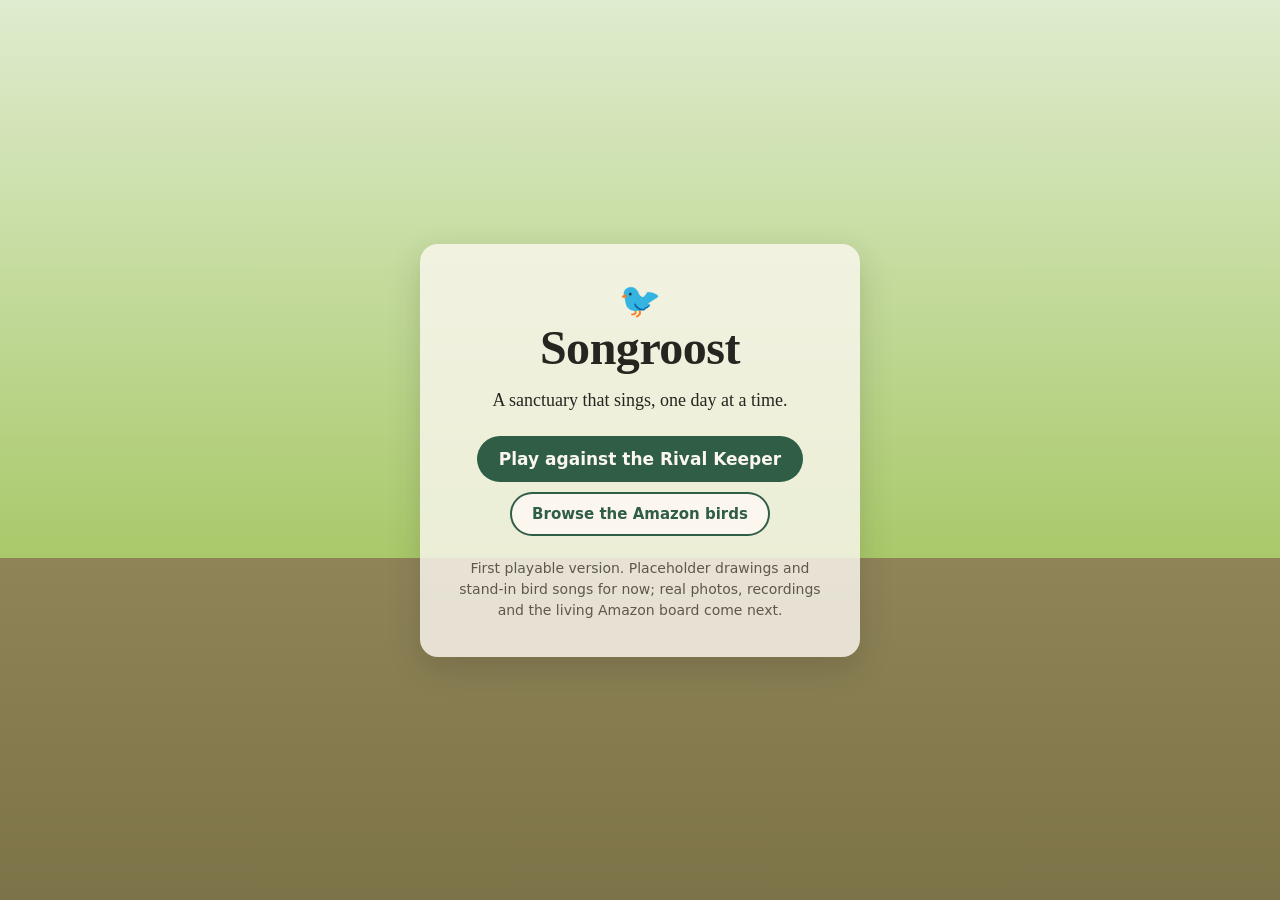
<file: index.html>
<!DOCTYPE html>
<html lang="en">
<head>
<meta charset="utf-8">
<meta name="viewport" content="width=device-width, initial-scale=1">
<title>Songroost</title>
<meta name="description" content="Songroost — a relaxing bird-collecting game.">
<style>
  :root { color-scheme: light; }
  * { box-sizing: border-box; }
  body {
    margin: 0; min-height: 100vh; display: flex; align-items: center; justify-content: center;
    font-family: Georgia, "Times New Roman", serif; color: #27251f;
    background: linear-gradient(180deg, #dfeccf 0%, #a9c96a 62%, #8f8458 62%, #7d7348 100%);
  }
  main {
    margin: 24px; padding: 36px 32px; max-width: 440px; text-align: center;
    background: rgba(251, 247, 238, .82); border-radius: 18px;
    box-shadow: 0 12px 32px rgba(39, 37, 31, .18);
  }
  h1 { margin: 0; font-size: 48px; font-weight: 600; letter-spacing: -.01em; }
  p { margin: 12px 0 0; font-size: 18px; line-height: 1.5; }
  .soon { margin-top: 22px; font-family: system-ui, sans-serif; font-size: 14px; color: #5e584c; }
  .btns { display: flex; flex-direction: column; align-items: center; gap: 10px; margin-top: 22px; }
  .btn { display: inline-block; min-width: 230px; padding: 13px 22px; border-radius: 26px; background: #2f5d46; color: #fbf7ee; font-family: system-ui, sans-serif; font-size: 17px; font-weight: 700; text-decoration: none; }
  .btn.alt { background: #fbf7ee; color: #2f5d46; box-shadow: inset 0 0 0 2px #2f5d46; font-size: 15px; }
  .btn:focus-visible { outline: 3px solid #3d7cc4; outline-offset: 3px; }
  .bird { font-size: 34px; display: inline-block; animation: hop 2.4s ease-in-out infinite; }
  @keyframes hop { 0%, 100% { transform: translateY(0); } 50% { transform: translateY(-6px); } }
  @media (prefers-reduced-motion: reduce) { .bird { animation: none; } }
</style>
</head>
<body>
<main>
  <div class="bird" aria-hidden="true">&#x1F426;</div>
  <h1>Songroost</h1>
  <p>A sanctuary that sings, one day at a time.</p>
  <div class="btns">
    <a class="btn" href="play.html">Play against the Rival Keeper</a>
    <a class="btn alt" href="birds.html">Browse the Amazon birds</a>
  </div>
  <p class="soon">First playable version. Placeholder drawings and stand-in bird songs for now; real photos, recordings and the living Amazon board come next.</p>
</main>
</body>
</html>
</file>
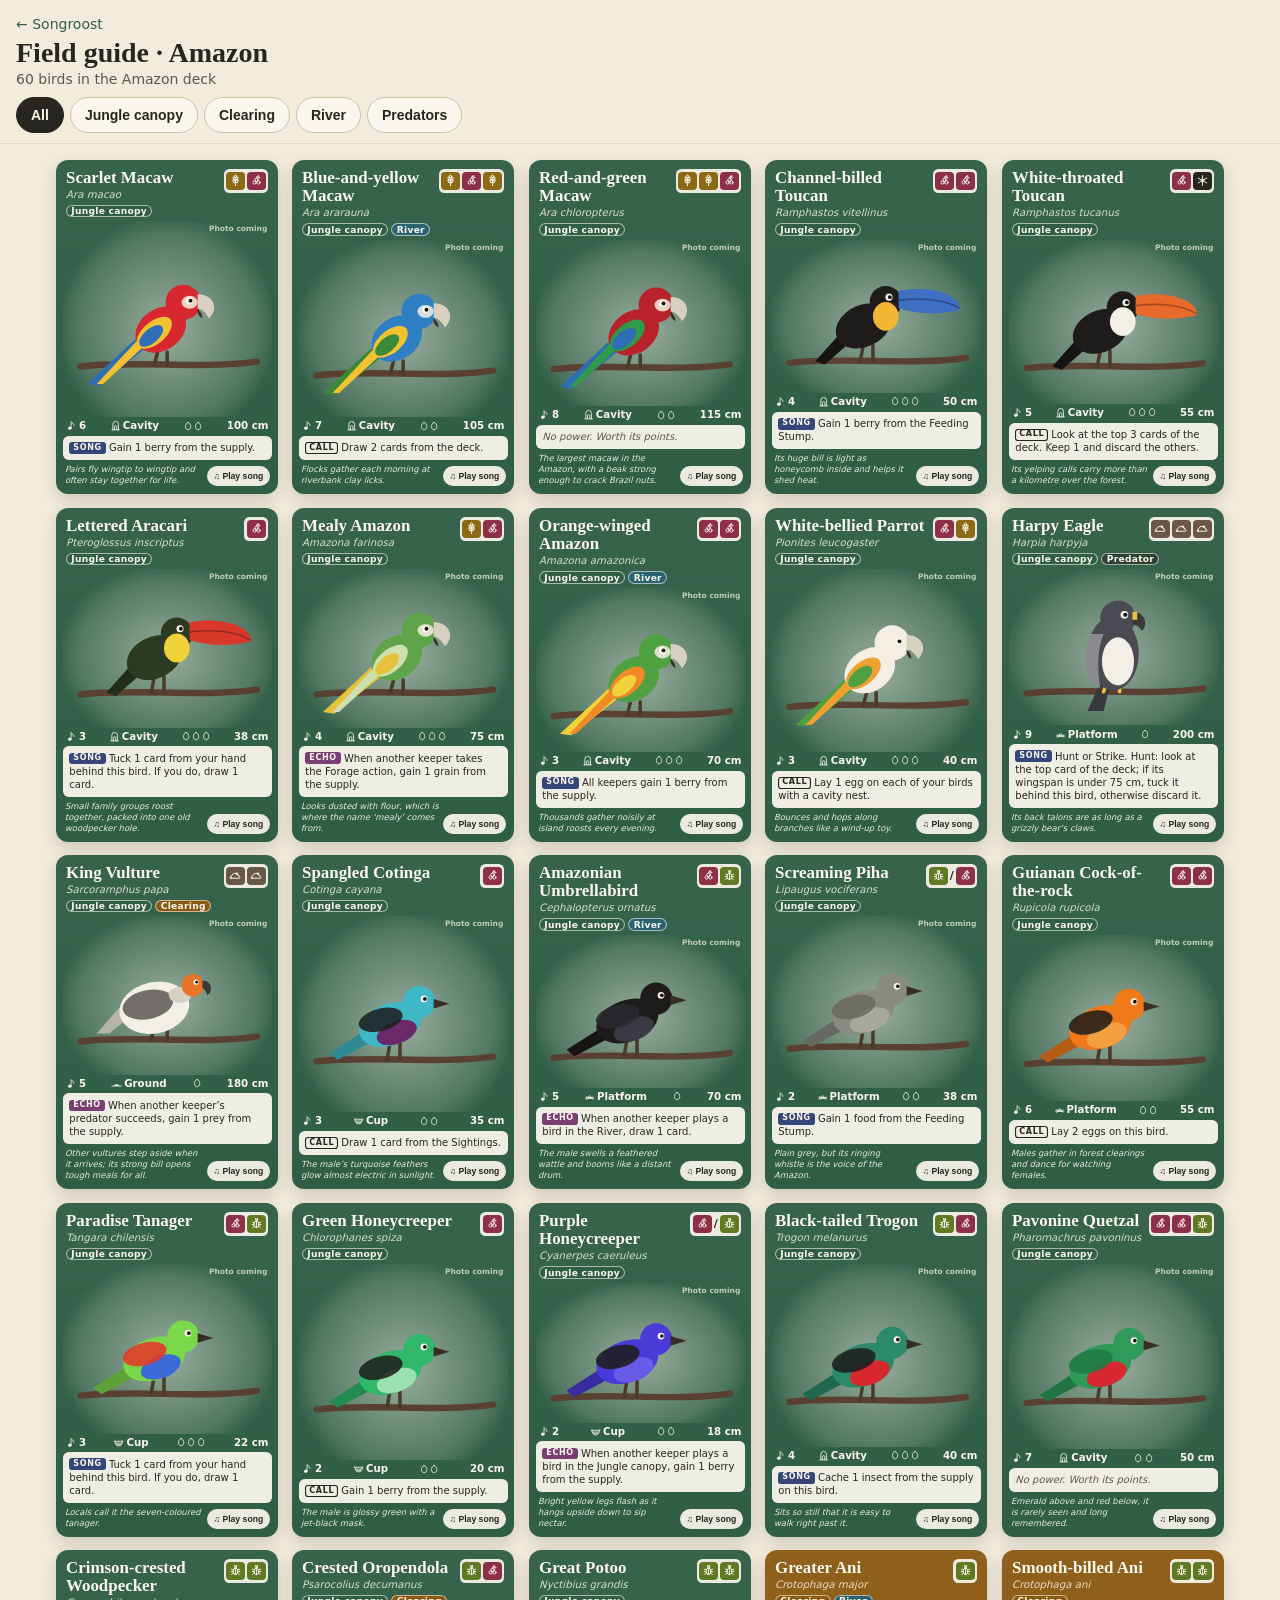
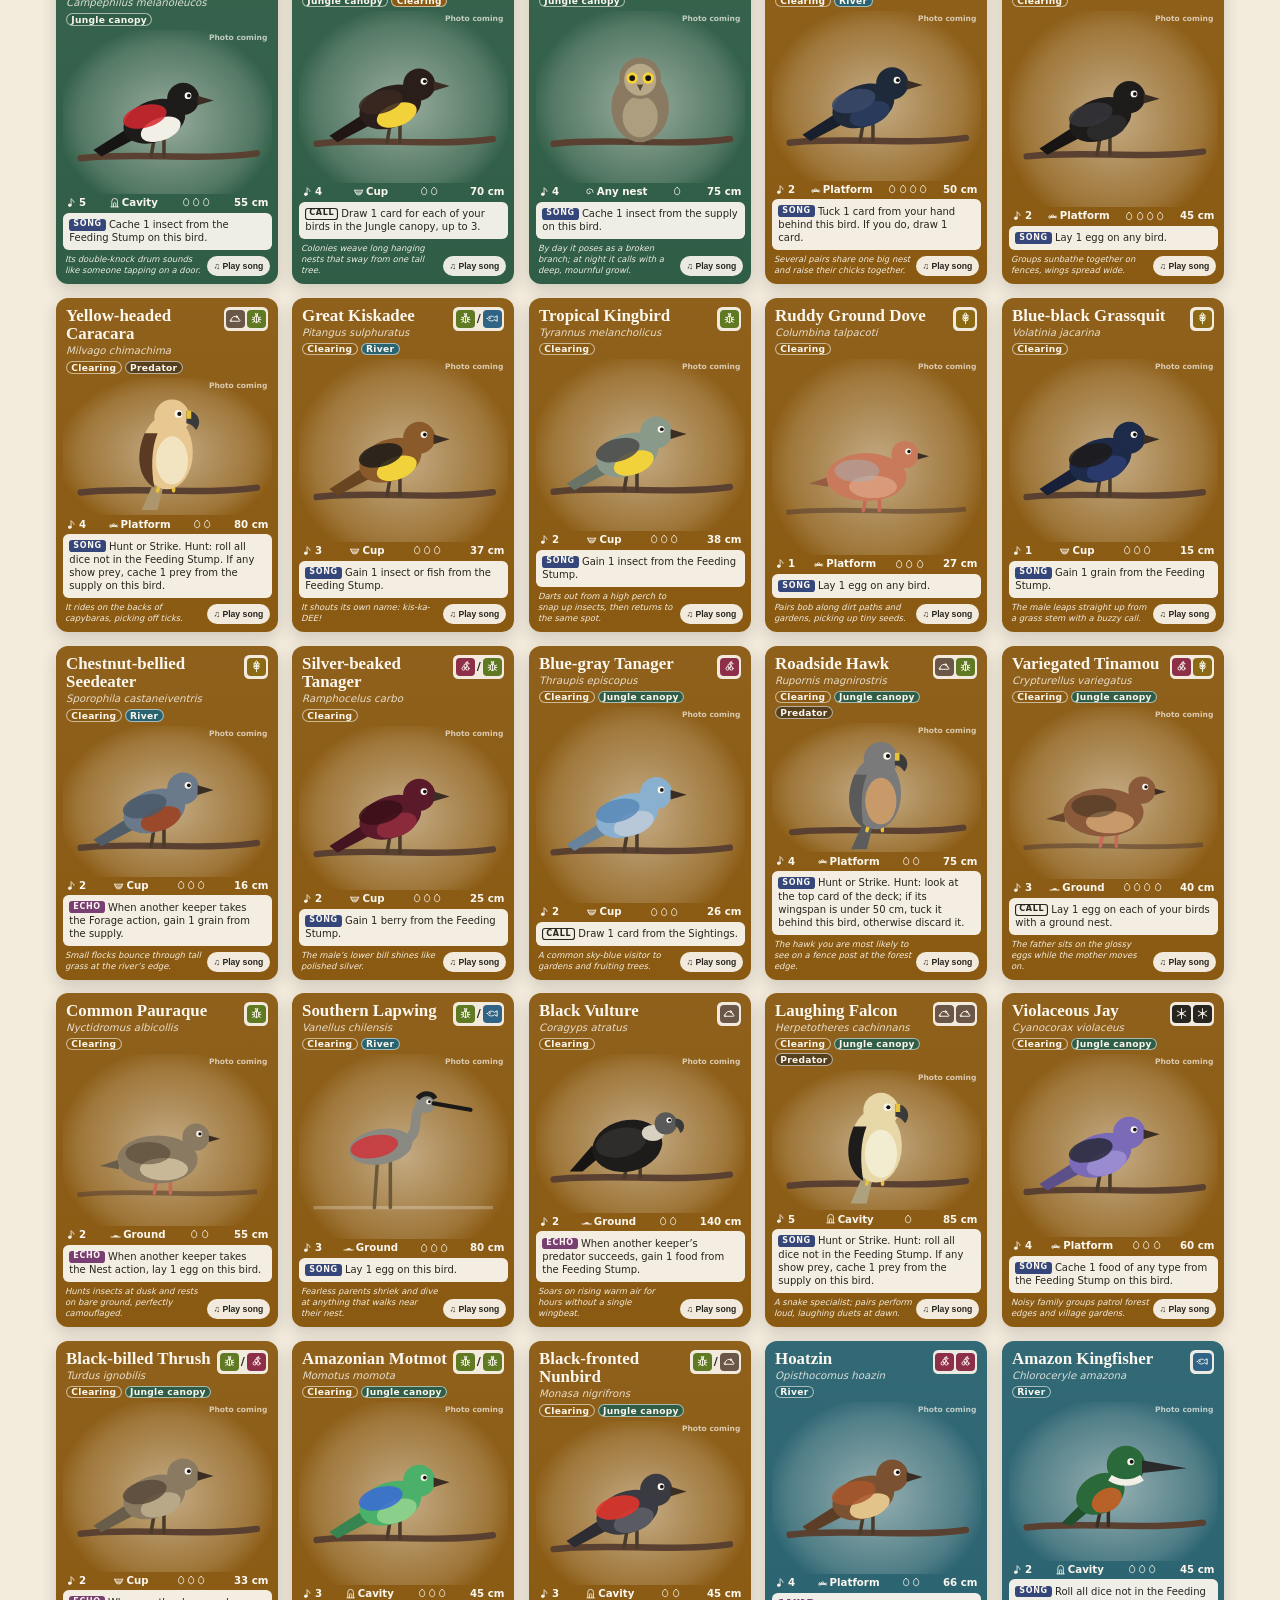
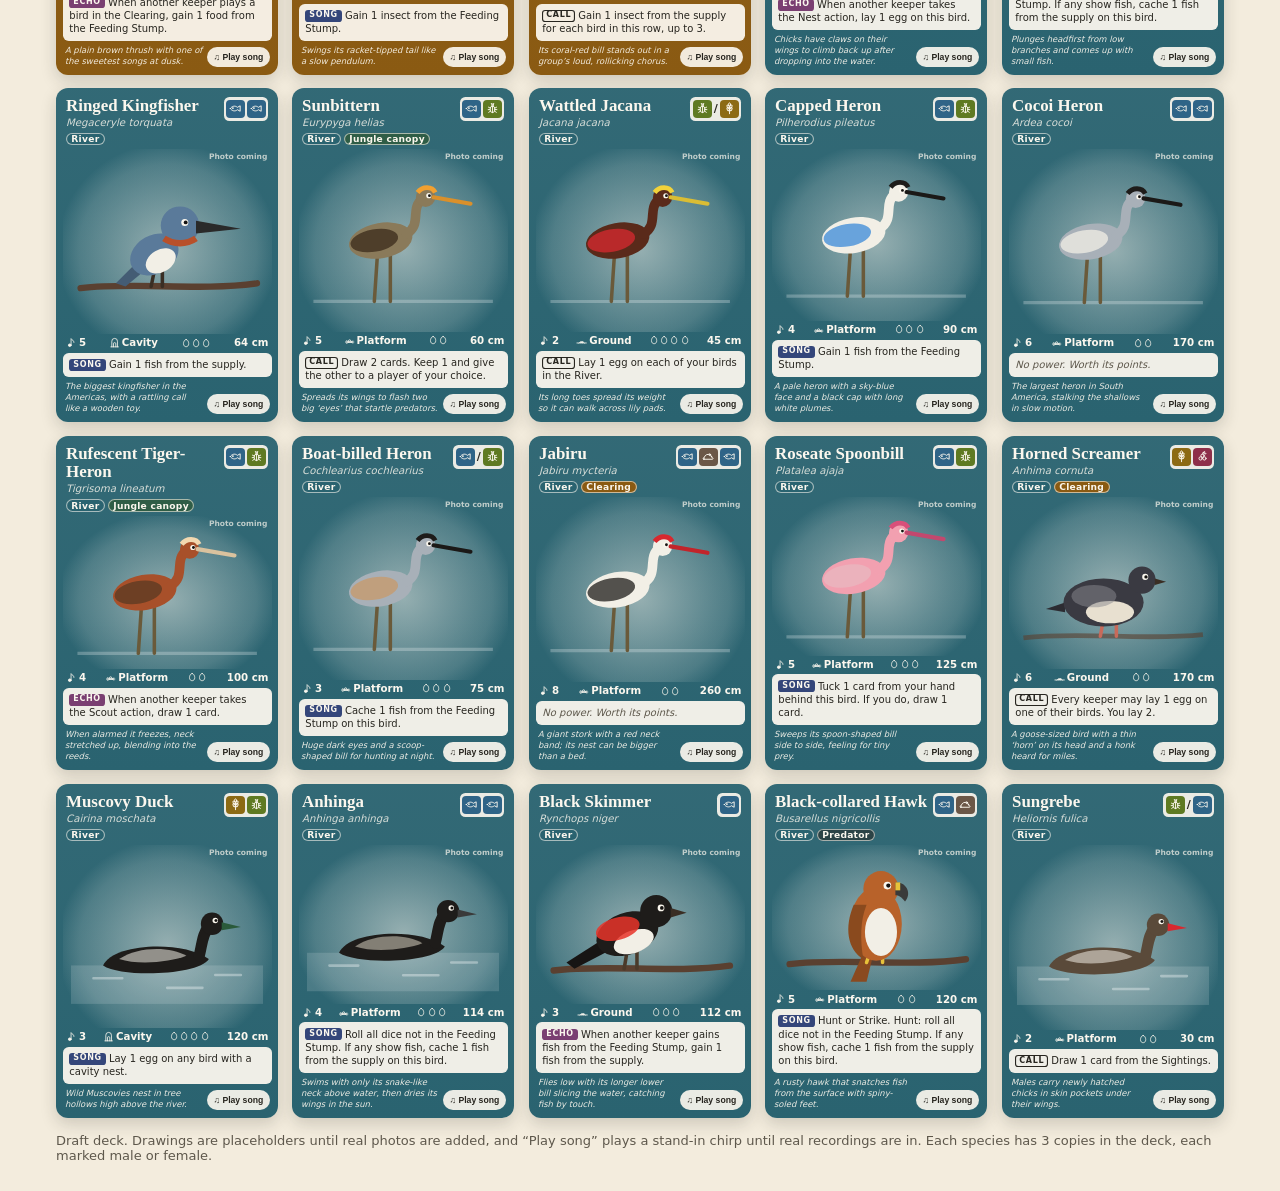
<file: birds.html>
<!DOCTYPE html>
<html lang="en">
<head>
<meta charset="utf-8">
<meta name="viewport" content="width=device-width, initial-scale=1">
<title>Field guide · Songroost</title>
<style>
  * { box-sizing: border-box; }
  body { margin: 0; font-family: system-ui, -apple-system, "Segoe UI", sans-serif; color: #27251f; background: #f3ecdd; }
  .top { position: sticky; top: 0; z-index: 2; padding: 14px 16px 10px; background: rgba(243,236,221,.94); backdrop-filter: blur(8px); -webkit-backdrop-filter: blur(8px); border-bottom: 1px solid #e2d8c4; }
  .top a { color: #2f5d46; font-size: 14px; text-decoration: none; }
  h1 { margin: 4px 0 2px; font-family: Georgia, "Times New Roman", serif; font-size: 28px; font-weight: 600; }
  .sub { margin: 0; font-size: 14px; color: #5e584c; }
  .filters { display: flex; flex-wrap: wrap; gap: 6px; margin-top: 10px; }
  .filters button { min-height: 36px; padding: 0 14px; border-radius: 18px; border: 1px solid #cdbfa3; background: #fbf7ee; color: #27251f; font-size: 14px; font-weight: 600; cursor: pointer; }
  .filters button[aria-pressed="true"] { background: #27251f; border-color: #27251f; color: #fbf7ee; }
  .grid { display: grid; grid-template-columns: repeat(auto-fill, minmax(165px, 1fr)); gap: 14px; padding: 16px; max-width: 1200px; margin: 0 auto; }
  @media (min-width: 700px) { .grid { grid-template-columns: repeat(auto-fill, minmax(220px, 1fr)); } }

  .card { container-type: inline-size; aspect-ratio: 2 / 3; display: flex; flex-direction: column; border-radius: 12px; overflow: hidden; color: #fbf7ee;
          background: linear-gradient(180deg, color-mix(in srgb, var(--h) 96%, white) 0%, var(--h) 100%); box-shadow: 0 6px 16px rgba(39,37,31,.18); }
  .card header { display: flex; justify-content: space-between; align-items: flex-start; gap: 2cqw; padding: 4cqw 4.5cqw 0; }
  .card h3 { margin: 0; font-family: Georgia, "Times New Roman", serif; font-size: 7.6cqw; line-height: 1.1; font-weight: 600; }
  .sci { margin: .6cqw 0 0; font-size: 4.6cqw; font-style: italic; opacity: .82; }
  .cost { display: flex; align-items: center; gap: 1cqw; padding: 1.2cqw; border-radius: 2.4cqw; background: rgba(251,247,238,.92); flex: none; }
  .fc { width: 8.4cqw; height: 8.4cqw; border-radius: 1.8cqw; display: inline-flex; align-items: center; justify-content: center; }
  .or { color: #27251f; font-weight: 700; font-size: 5cqw; }
  .habs { display: flex; flex-wrap: wrap; gap: 1.4cqw; padding: 2.2cqw 4.5cqw 0; }
  .hp { padding: .6cqw 2.4cqw; border-radius: 3cqw; font-size: 4.1cqw; font-weight: 700; letter-spacing: .03em; box-shadow: inset 0 0 0 .5cqw rgba(251,247,238,.6); }
  .hp.pred { background: rgba(39,37,31,.55); }
  .pic { position: relative; flex: 1 1 auto; min-height: 0; margin: 1.6cqw 3cqw 0; border-radius: 3cqw;
         background: radial-gradient(ellipse at 50% 55%, rgba(251,247,238,.5) 0%, rgba(251,247,238,.16) 60%, rgba(251,247,238,0) 75%); }
  .pic svg { position: absolute; inset: 4% 4% 0; width: 92%; height: 96%; }
  .ph { position: absolute; right: 2cqw; top: 1.6cqw; font-size: 3.4cqw; font-weight: 600; opacity: .7; }
  .stats { display: flex; align-items: center; justify-content: space-between; gap: 2cqw; padding: 1.4cqw 4.5cqw 0; font-size: 4.6cqw; font-weight: 700; }
  .stats span { display: inline-flex; align-items: center; gap: .8cqw; }
  .eggs { gap: 0 !important; }
  .power { margin: 2cqw 3cqw 0; padding: 2.4cqw 3cqw; border-radius: 2.6cqw; background: rgba(251,247,238,.94); color: #27251f; font-size: 4.5cqw; line-height: 1.32; }
  .tg { display: inline-block; padding: .3cqw 1.8cqw; border-radius: 1.4cqw; color: #fbf7ee; font-size: 3.6cqw; font-weight: 800; letter-spacing: .08em; vertical-align: .2em; }
  .tg.call { color: #27251f; box-shadow: inset 0 0 0 .5cqw #27251f; }
  .nopw { font-style: italic; color: #5e584c; }
  .card footer { display: flex; align-items: flex-end; justify-content: space-between; gap: 2cqw; padding: 2cqw 4cqw 3.4cqw; }
  .fact { margin: 0; font-size: 3.8cqw; line-height: 1.3; font-style: italic; opacity: .92; }
  .song { flex: none; min-height: 9cqw; padding: 0 2.8cqw; border-radius: 4.5cqw; border: 0; background: rgba(251,247,238,.92); color: #27251f; font-size: 3.9cqw; font-weight: 700; cursor: pointer; white-space: nowrap; }
  .song:focus-visible, .filters button:focus-visible { outline: 3px solid #3d7cc4; outline-offset: 2px; }
  .note { max-width: 1200px; margin: 0 auto; padding: 0 16px 28px; font-size: 13px; color: #5e584c; }
</style>
</head>
<body>
<div class="top">
  <a href="./">&larr; Songroost</a>
  <h1>Field guide · Amazon</h1>
  <p class="sub" id="count"></p>
  <div class="filters" role="group" aria-label="Show birds by habitat">
    <button type="button" data-f="all" aria-pressed="true">All</button>
    <button type="button" data-f="canopy" aria-pressed="false">Jungle canopy</button>
    <button type="button" data-f="meadow" aria-pressed="false">Clearing</button>
    <button type="button" data-f="shore" aria-pressed="false">River</button>
    <button type="button" data-f="pred" aria-pressed="false">Predators</button>
  </div>
</div>
<main class="grid" id="grid"></main>
<p class="note">Draft deck. Drawings are placeholders until real photos are added, and “Play song” plays a stand-in chirp until real recordings are in. Each species has 3 copies in the deck, each marked male or female.</p>
<script src="js/birds.js"></script>
<script src="js/cards.js"></script>
<script>
(function () {
  var birds = window.SONGROOST_BIRDS, grid = document.getElementById('grid'), count = document.getElementById('count');
  function show(f) {
    var list = birds.filter(function (b) { return f === 'all' || (f === 'pred' ? b.pred : b.hab.indexOf(f) >= 0); });
    grid.innerHTML = list.map(SongroostArt.cardHTML).join('');
    count.textContent = list.length + (list.length === 1 ? ' bird' : ' birds') + (f === 'all' ? ' in the Amazon deck' : '');
  }
  document.querySelectorAll('.filters button').forEach(function (btn) {
    btn.addEventListener('click', function () {
      document.querySelectorAll('.filters button').forEach(function (o) { o.setAttribute('aria-pressed', o === btn ? 'true' : 'false'); });
      show(btn.dataset.f);
    });
  });
  // Stand-in song: a short, soft synthesized phrase that differs per bird.
  var ac = null;
  function chirp(id) {
    var A = window.AudioContext || window.webkitAudioContext; if (!A) return;
    ac = ac || new A(); if (ac.state === 'suspended') ac.resume();
    var h = 0; for (var i = 0; i < id.length; i++) h = (h * 31 + id.charCodeAt(i)) >>> 0;
    var base = 1400 + (h % 1800), notes = 3 + (h % 4), t = ac.currentTime + .03;
    for (var n = 0; n < notes; n++) {
      var o = ac.createOscillator(), g = ac.createGain(), f = base * (1 + ((h >> n) % 5) * .08), d = .09 + ((h >> (n + 3)) % 4) * .03;
      o.type = 'sine'; o.frequency.setValueAtTime(f, t); o.frequency.exponentialRampToValueAtTime(f * (n % 2 ? .78 : 1.22), t + d);
      g.gain.setValueAtTime(0, t); g.gain.linearRampToValueAtTime(.12, t + .015); g.gain.exponentialRampToValueAtTime(.0008, t + d);
      o.connect(g); g.connect(ac.destination); o.start(t); o.stop(t + d + .02); t += d + .05;
    }
  }
  grid.addEventListener('click', function (e) { var b = e.target.closest('.song'); if (b) chirp(b.dataset.song); });
  show('all');
})();
</script>
</body>
</html>
</file>
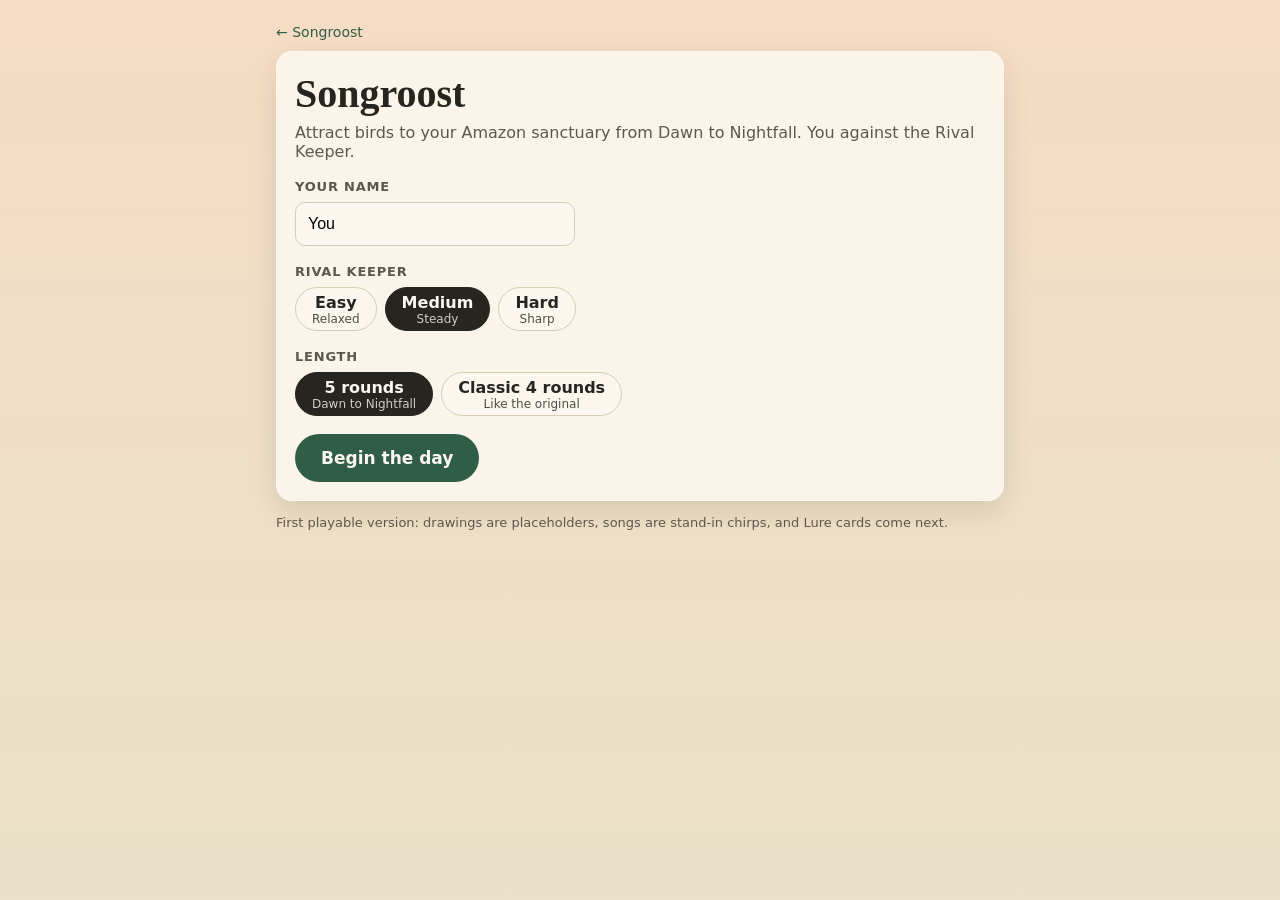
<file: play.html>
<!DOCTYPE html>
<html lang="en">
<head>
<meta charset="utf-8">
<meta name="viewport" content="width=device-width, initial-scale=1, viewport-fit=cover">
<title>Play · Songroost</title>
<link rel="stylesheet" href="css/play.css">
</head>
<body class="tod-0">
<div id="app"></div>
<div id="toast" role="status" aria-live="polite"></div>
<div id="zoom" hidden></div>
<script src="js/birds.js"></script>
<script src="js/cards.js"></script>
<script src="js/engine.js"></script>
<script src="js/ai.js"></script>
<script src="js/scene.js"></script>
<script src="js/play.js"></script>
</body>
</html>
</file>
<file: css/play.css>
/* Songroost — play screen */
* { box-sizing: border-box; }
:root { --ink: #27251f; --muted: #5e584c; --paper: #f3ecdd; --raised: #fbf7ee; --line: #d9ccb2;
  --canopy: #2f5d46; --meadow: #8a5a12; --shore: #2a6370; --blue: #3d7cc4; --clay: #b0664d; --song: #34467a; --echo: #7a3f72; }
html, body { margin: 0; }
body { font-family: system-ui, -apple-system, "Segoe UI", sans-serif; color: var(--ink); min-height: 100vh; transition: background 3s ease;
  background: linear-gradient(180deg, var(--sky1) 0%, var(--sky2) 100%) fixed; padding-bottom: env(safe-area-inset-bottom); }
body.tod-0 { --sky1: #f6dcc4; --sky2: #e9e2c8; }
body.tod-1 { --sky1: #e3efd8; --sky2: #efe9d6; }
body.tod-2 { --sky1: #f4f0dc; --sky2: #ece3c6; }
body.tod-3 { --sky1: #f0c6a4; --sky2: #d9c3a6; }
body.tod-4 { --sky1: #6b7a9e; --sky2: #3e4a6a; }
body.tod-4 .night-ink { color: #f3ecdd; }
button { font: inherit; color: inherit; }
button:focus-visible, [tabindex]:focus-visible { outline: 3px solid var(--blue); outline-offset: 2px; }
.serif { font-family: Georgia, "Times New Roman", serif; }

/* ---- screens ---- */
.screen { max-width: 760px; margin: 0 auto; padding: 22px 16px 120px; }
.panel { background: rgba(251,247,238,.9); border: 1px solid rgba(255,255,255,.6); border-radius: 16px; padding: 18px; box-shadow: 0 10px 28px rgba(39,37,31,.12); }
h1.title { margin: 0; font-family: Georgia, serif; font-size: 40px; font-weight: 600; }
.lede { margin: 6px 0 0; color: var(--muted); font-size: 16px; }
.field { margin-top: 18px; }
.field > .lbl { display: block; font-size: 13px; font-weight: 700; letter-spacing: .06em; text-transform: uppercase; color: var(--muted); margin-bottom: 8px; }
.seg { display: flex; flex-wrap: wrap; gap: 8px; }
.seg button { min-height: 44px; padding: 0 16px; border-radius: 22px; border: 1px solid var(--line); background: var(--raised); font-weight: 600; cursor: pointer; }
.seg button[aria-pressed="true"] { background: var(--ink); border-color: var(--ink); color: var(--raised); }
.seg small { display: block; font-weight: 400; font-size: 12px; opacity: .8; }
input.txt { min-height: 44px; width: 100%; max-width: 280px; padding: 0 12px; border-radius: 10px; border: 1px solid var(--line); background: var(--raised); font-size: 16px; }
.primary { min-height: 48px; padding: 0 26px; border-radius: 24px; border: 0; background: var(--canopy); color: var(--raised); font-size: 17px; font-weight: 700; cursor: pointer; }
.primary[disabled] { opacity: .45; cursor: default; }
.ghost { min-height: 40px; padding: 0 14px; border-radius: 20px; border: 1px solid var(--line); background: var(--raised); font-weight: 600; cursor: pointer; }
.back { color: var(--canopy); text-decoration: none; font-size: 14px; }

/* ---- keep your birds ---- */
.keepgrid { display: grid; grid-template-columns: repeat(auto-fill, minmax(140px, 1fr)); gap: 12px; margin-top: 14px; }
.keepcard { position: relative; border: 0; padding: 0; background: none; cursor: pointer; border-radius: 12px; transition: transform .25s ease; text-align: left; }
.keepcard[aria-pressed="false"] .card { opacity: .5; filter: saturate(.6); }
.keepcard[aria-pressed="true"] { transform: translateY(-4px); }
.keepcard[aria-pressed="true"]::after { content: "Keeping"; position: absolute; left: 50%; top: -8px; transform: translateX(-50%); padding: 2px 10px; border-radius: 10px; background: var(--blue); color: #fff; font-size: 12px; font-weight: 700; }
.foodrow { display: flex; flex-wrap: wrap; gap: 8px; margin-top: 10px; }
.foodbtn { display: inline-flex; align-items: center; gap: 6px; min-height: 44px; padding: 0 14px 0 6px; border-radius: 22px; border: 2px solid transparent; background: var(--raised); cursor: pointer; font-weight: 600; }
.foodbtn[aria-pressed="false"] { opacity: .45; }
.foodbtn[aria-pressed="true"] { border-color: var(--blue); }
.chip { width: 30px; height: 30px; border-radius: 8px; display: inline-flex; align-items: center; justify-content: center; flex: none; }
.chip.sm { width: 22px; height: 22px; border-radius: 6px; }
.count { margin-top: 14px; font-weight: 600; }

/* ---- game ---- */
.game { max-width: 1240px; margin: 0 auto; padding: 10px 10px 290px; display: grid; gap: 10px; grid-template-columns: 1fr; }
@media (min-width: 1000px) { .game { grid-template-columns: minmax(0, 1fr) 300px; padding-bottom: 310px; } .side { grid-column: 2; grid-row: 2 / span 3; } }
.topbar { grid-column: 1 / -1; display: flex; flex-wrap: wrap; align-items: center; gap: 8px 14px; padding: 10px 14px; border-radius: 14px; background: rgba(251,247,238,.86); box-shadow: 0 4px 14px rgba(39,37,31,.1); }
.topbar .round { font-family: Georgia, serif; font-size: 20px; font-weight: 600; }
.topbar .goal { font-size: 13px; color: var(--muted); }
.topbar .goal b { color: var(--ink); }
.topbar .scores { margin-left: auto; display: flex; gap: 12px; font-size: 14px; font-weight: 700; }
.dots { display: inline-flex; gap: 3px; vertical-align: middle; }
.dot { width: 9px; height: 9px; border-radius: 50%; background: var(--canopy); }
.dot.used { background: transparent; box-shadow: inset 0 0 0 1.5px rgba(39,37,31,.3); }
.tabs { display: flex; gap: 6px; align-items: center; flex-wrap: wrap; }
.tabs button { min-height: 38px; padding: 0 14px; border-radius: 19px; border: 1px solid var(--line); background: var(--raised); font-weight: 700; cursor: pointer; }
.tabs button[aria-pressed="true"] { background: var(--ink); color: var(--raised); border-color: var(--ink); }
.tabs .who { font-size: 13px; color: var(--muted); }
.pairbtn { margin-left: auto; min-height: 38px; padding: 0 14px; border-radius: 19px; border: 0; background: var(--echo); color: #fff; font-weight: 700; cursor: pointer; }

.boardwrap { overflow-x: auto; -webkit-overflow-scrolling: touch; border-radius: 14px; }
.board { min-width: 600px; display: flex; flex-direction: column; gap: 6px; padding: 8px; border-radius: 14px; background: rgba(90,70,50,.82); }
.maincol { display: flex; flex-direction: column; gap: 8px; min-width: 0; }
.row { position: relative; min-height: 132px; border-radius: 10px; padding: 6px; background: #4f7a52; }
.row.meadow { background: #93ad55; } .row.shore { background: #6f8f78; }
.row.dim .scene, .row.dim .rowc > .bird { filter: saturate(.5) brightness(.8); }
.rowc { position: relative; z-index: 1; display: grid; grid-template-columns: 104px repeat(5, minmax(88px, 1fr)); gap: 6px; height: 100%; }
.act { display: flex; flex-direction: column; gap: 3px; justify-content: center; padding: 8px; border-radius: 8px; border: 0; text-align: left; color: var(--raised); cursor: default; }
.act.canopy { background: rgba(47,93,70,.95); } .act.meadow { background: rgba(138,90,18,.95); } .act.shore { background: rgba(42,99,112,.95); }
.act .k { font-size: 11px; font-weight: 800; letter-spacing: .1em; }
.act .h { font-family: Georgia, serif; font-size: 15px; font-weight: 600; line-height: 1.1; }
.act .r { font-size: 12px; opacity: .92; }
.act.live { cursor: pointer; box-shadow: 0 0 0 3px #fbf7ee, 0 0 0 5px rgba(39,37,31,.35), 0 6px 14px rgba(0,0,0,.25); }
.act.live:hover { filter: brightness(1.08); }
.act[disabled] { opacity: .55; }

.slot { position: relative; border-radius: 9px; min-height: 118px; display: flex; flex-direction: column; align-items: center; justify-content: center; gap: 2px;
  background: rgba(251,247,238,.14); border: 1.5px dashed rgba(251,247,238,.75); color: #fff; font-size: 11px; font-weight: 700; text-shadow: 0 1px 2px rgba(0,0,0,.45); padding: 4px; }
.slot .ec { display: flex; gap: 1px; }
.slot.glow-ok { background: rgba(110,165,225,.45); border: 2.5px solid var(--blue); box-shadow: 0 0 16px 6px rgba(110,165,225,.5); cursor: pointer; animation: haze 3s ease-in-out infinite; }
.slot.glow-short { background: rgba(196,128,104,.4); border: 2.5px solid #9a5440; box-shadow: 0 0 14px 5px rgba(196,128,104,.4); }
.slot .why { padding: 2px 6px; border-radius: 8px; background: #9a5440; text-shadow: none; text-align: center; line-height: 1.25; }
.slot .go { padding: 2px 8px; border-radius: 8px; background: var(--blue); text-shadow: none; }
@keyframes haze { 0%, 100% { filter: brightness(1); } 50% { filter: brightness(1.08); } }
.bird { position: relative; width: 100%; cursor: pointer; border-radius: 9px; min-height: 118px; overflow: hidden; display: flex; flex-direction: column; color: var(--raised); border: 1.5px solid rgba(251,247,238,.5); box-shadow: 0 4px 10px rgba(0,0,0,.2); padding: 0; text-align: left; font: inherit; }
.bird.canopy { background: linear-gradient(180deg, rgba(47,93,70,.2), rgba(47,93,70,.95) 62%); }
.bird.meadow { background: linear-gradient(180deg, rgba(138,90,18,.15), rgba(138,90,18,.95) 62%); }
.bird.shore { background: linear-gradient(180deg, rgba(42,99,112,.2), rgba(42,99,112,.95) 62%); }
.bird .art { height: 58px; padding: 2px 4px 0; }
.bird .nm { padding: 0 6px; font-family: Georgia, serif; font-size: 12px; line-height: 1.15; font-weight: 600; }
.bird .meta { display: flex; justify-content: space-between; align-items: center; gap: 4px; padding: 2px 6px 5px; margin-top: auto; font-size: 11px; font-weight: 700; }
.bird .eggs { display: inline-flex; gap: 2px; }
.egg { width: 8px; height: 10px; border-radius: 50% 50% 50% 50% / 60% 60% 40% 40%; background: #fbf7ee; }
.egg.e { background: transparent; box-shadow: inset 0 0 0 1.4px rgba(251,247,238,.7); }
.bird .tags { position: absolute; top: 4px; right: 4px; display: flex; gap: 3px; }
.badge { padding: 1px 5px; border-radius: 7px; background: rgba(39,37,31,.6); font-size: 10px; font-weight: 800; color: #fff; }
.badge.pair { background: var(--echo); }
.badge.sex { background: rgba(251,247,238,.85); color: var(--ink); }
.bird.pick { cursor: pointer; outline: 3px solid var(--blue); box-shadow: 0 0 16px 5px rgba(110,165,225,.6); }
.bird.active { outline: 3px solid #f2d23a; }
.bird.land { animation: land 1s cubic-bezier(.25,1.3,.5,1); }
@keyframes land { from { transform: translateY(-30px); opacity: 0; } to { transform: none; opacity: 1; } }
.bird .chance { position: absolute; left: 4px; top: 4px; padding: 2px 6px; border-radius: 8px; background: var(--blue); font-size: 11px; font-weight: 800; }

.side { display: flex; flex-direction: column; gap: 10px; }
.box { background: rgba(251,247,238,.88); border-radius: 14px; padding: 10px 12px; box-shadow: 0 4px 12px rgba(39,37,31,.08); }
.box h3 small { font-weight: 600; letter-spacing: 0; text-transform: none; opacity: .8; margin-left: 4px; }
.box h3 { margin: 0 0 8px; font-size: 12px; font-weight: 800; letter-spacing: .08em; text-transform: uppercase; color: var(--muted); }
.feeder { display: flex; flex-wrap: wrap; gap: 6px; }
.die { width: 52px; height: 52px; border-radius: 10px; border: 0; background: #fff; box-shadow: inset 0 0 0 1.5px var(--line); display: inline-flex; align-items: center; justify-content: center; gap: 1px; padding: 0; }
.die.pick { cursor: pointer; box-shadow: 0 0 0 3px var(--blue), 0 0 12px 3px rgba(110,165,225,.6); }
.die.empty { background: transparent; box-shadow: inset 0 0 0 1.5px dashed var(--line); }
.tray { display: flex; gap: 6px; align-items: stretch; }
.mini { flex: 1; min-width: 0; border-radius: 9px; border: 0; padding: 0; overflow: hidden; color: var(--raised); text-align: left; min-height: 96px; display: flex; flex-direction: column; }
.mini .art { height: 46px; }
.mini .nm { padding: 0 6px; font-family: Georgia, serif; font-size: 11.5px; line-height: 1.15; font-weight: 600; }
.mini .meta { margin-top: auto; padding: 2px 6px 6px; display: flex; flex-wrap: wrap; gap: 3px; align-items: center; font-size: 14px; font-weight: 800; }
.mini { cursor: pointer; }
.anyc { background: #27251f; color: #fbf7ee; font-size: 13px; }
.mini.pick, .deckbtn.pick { cursor: pointer; box-shadow: 0 0 0 3px var(--blue), 0 0 12px 3px rgba(110,165,225,.6); }
.deckbtn { width: 54px; flex: none; border-radius: 9px; border: 0; background: repeating-linear-gradient(45deg, #3e5a48, #3e5a48 6px, #355040 6px, #355040 12px); color: var(--raised); font-size: 11px; font-weight: 800; }
.supply { display: flex; flex-wrap: wrap; gap: 8px 10px; }
.supply span { display: inline-flex; align-items: center; gap: 4px; font-weight: 800; }
.rivalsum { font-size: 13px; color: var(--muted); }
.log { max-height: 180px; overflow-y: auto; font-size: 13px; line-height: 1.4; display: flex; flex-direction: column-reverse; }
.log p { margin: 0 0 4px; }

/* hand + prompt dock */
.supplybar { display: flex; flex-wrap: wrap; align-items: center; gap: 6px 14px; padding: 8px 12px 2px; max-width: 1240px; margin: 0 auto; }
.supplybar .sb { display: inline-flex; align-items: center; gap: 6px; font-size: 22px; font-weight: 800; }
.supplybar .sb .chip { width: 36px; height: 36px; border-radius: 9px; }
.supplybar .sb .chip svg { width: 26px; height: 26px; }
.supplybar .sep { margin-left: 6px; padding-left: 14px; border-left: 1px solid var(--line); }
.eggc { background: #f3ecdd; box-shadow: inset 0 0 0 1.5px var(--line); } .cardc { background: #3e5a48; color: #fbf7ee; font-size: 22px; } .pairc { background: var(--echo); color: #fff; font-size: 18px; }
.opt .chip.sm { width: 26px; height: 26px; }
.opt .chip.sm svg { width: 19px; height: 19px; }
/* close-up */
#zoom { position: fixed; inset: 0; z-index: 20; display: flex; align-items: center; justify-content: center; }
#zoom[hidden] { display: none; }
.zback { position: absolute; inset: 0; background: rgba(20,22,18,.55); -webkit-backdrop-filter: blur(3px); backdrop-filter: blur(3px); }
.zbox { position: relative; width: min(340px, 92vw); max-height: 94vh; overflow-y: auto; padding: 14px; border-radius: 18px; background: var(--raised); box-shadow: 0 20px 50px rgba(0,0,0,.35); display: flex; flex-direction: column; gap: 10px; }
.zcard { width: min(300px, 82vw); margin: 0 auto; }
.zinfo { margin: 0; padding: 0 4px; list-style: none; font-size: 14px; line-height: 1.6; color: var(--ink); }
.zbtns { display: flex; gap: 8px; justify-content: center; flex-wrap: wrap; }

.dock { position: fixed; left: 0; right: 0; bottom: 0; z-index: 5; background: rgba(243,236,221,.95); -webkit-backdrop-filter: blur(10px); backdrop-filter: blur(10px); border-top: 1px solid var(--line); box-shadow: 0 -6px 18px rgba(39,37,31,.12); padding-bottom: env(safe-area-inset-bottom); }
.prompt { display: flex; flex-wrap: wrap; align-items: center; gap: 8px; padding: 8px 12px; max-width: 1240px; margin: 0 auto; }
.prompt .msg { font-weight: 700; flex: 1 1 220px; }
.prompt .msg small { display: block; font-weight: 400; color: var(--muted); }
.opt { min-height: 40px; padding: 0 14px; border-radius: 20px; border: 1px solid var(--line); background: var(--raised); font-weight: 700; cursor: pointer; display: inline-flex; align-items: center; gap: 6px; }
.opt.main { background: var(--canopy); border-color: var(--canopy); color: var(--raised); }
.opt.skip { background: transparent; }
.hand { display: flex; gap: 10px; overflow-x: auto; padding: 8px 12px 12px; max-width: 1240px; margin: 0 auto; scroll-snap-type: x proximity; -webkit-overflow-scrolling: touch; }
.hand .hc { flex: none; width: 136px; border: 0; padding: 0; background: none; border-radius: 12px; cursor: pointer; scroll-snap-align: start; transition: transform .25s ease; text-align: left; }
@media (min-width: 700px) { .hand .hc { width: 158px; } }
.hand .hc[aria-pressed="true"] { transform: translateY(-10px); }
.hand .hc[aria-pressed="true"] .card { box-shadow: 0 0 0 3px var(--blue), 0 12px 24px rgba(0,0,0,.25); }
.hand .hc.pick .card { box-shadow: 0 0 0 3px var(--blue); }
.hand .empty { padding: 18px 4px; color: var(--muted); font-size: 14px; }
.keepopts { display: flex; gap: 10px; overflow-x: auto; width: 100%; }
.keepopts .hc { flex: none; width: 136px; border: 0; padding: 0; background: none; cursor: pointer; text-align: left; }

#toast { position: fixed; left: 50%; top: 14px; transform: translateX(-50%) translateY(calc(-100% - 30px)); z-index: 10; max-width: min(92vw, 560px); padding: 10px 16px; border-radius: 14px; background: rgba(39,37,31,.92); color: var(--raised); font-size: 14px; line-height: 1.4; transition: transform .5s ease; pointer-events: none; }
#toast.show { transform: translateX(-50%) translateY(0); }

/* end */
.scoretable { width: 100%; border-collapse: collapse; margin-top: 12px; font-size: 15px; }
.scoretable th, .scoretable td { padding: 8px 6px; border-bottom: 1px solid var(--line); text-align: right; }
.scoretable th:first-child, .scoretable td:first-child { text-align: left; }
.scoretable tr.total td { font-weight: 800; font-size: 17px; }

/* hand card scaling (same card as the field guide) */
.card { container-type: inline-size; aspect-ratio: 2 / 3; display: flex; flex-direction: column; border-radius: 12px; overflow: hidden; color: #fbf7ee;
  background: linear-gradient(180deg, color-mix(in srgb, var(--h) 96%, white) 0%, var(--h) 100%); box-shadow: 0 6px 16px rgba(39,37,31,.18); }
.card header { display: flex; justify-content: space-between; align-items: flex-start; gap: 2cqw; padding: 4cqw 4.5cqw 0; }
.card h3 { margin: 0; font-family: Georgia, serif; font-size: 7.6cqw; line-height: 1.1; font-weight: 600; }
.card .sci { margin: .6cqw 0 0; font-size: 4.6cqw; font-style: italic; opacity: .82; }
.card .cost { display: flex; align-items: center; gap: 1cqw; padding: 1.2cqw; border-radius: 2.4cqw; background: rgba(251,247,238,.92); flex: none; }
.card .fc { width: 11.5cqw; height: 11.5cqw; border-radius: 2.4cqw; display: inline-flex; align-items: center; justify-content: center; }
.card .or { color: #27251f; font-weight: 700; font-size: 5cqw; }
.card .habs { display: flex; flex-wrap: wrap; gap: 1.4cqw; padding: 2.2cqw 4.5cqw 0; }
.card .hp { padding: .6cqw 2.4cqw; border-radius: 3cqw; font-size: 4.1cqw; font-weight: 700; box-shadow: inset 0 0 0 .5cqw rgba(251,247,238,.6); }
.card .hp.pred { background: rgba(39,37,31,.55); }
.card .pic { position: relative; flex: 1 1 auto; min-height: 0; margin: 1.6cqw 3cqw 0; border-radius: 3cqw; background: radial-gradient(ellipse at 50% 55%, rgba(251,247,238,.5) 0%, rgba(251,247,238,.16) 60%, rgba(251,247,238,0) 75%); }
.card .pic svg { position: absolute; inset: 4% 4% 0; width: 92%; height: 96%; }
.card .ph { display: none; }
.card .stats { display: flex; align-items: center; justify-content: space-between; gap: 2cqw; padding: 1.4cqw 4.5cqw 0; font-size: 4.6cqw; font-weight: 700; }
.card .stats span { display: inline-flex; align-items: center; gap: .8cqw; }
.card .stats .eggs { gap: 0; }
.card .power { margin: 2cqw 3cqw 0; padding: 2.4cqw 3cqw; border-radius: 2.6cqw; background: rgba(251,247,238,.94); color: #27251f; font-size: 4.5cqw; line-height: 1.32; }
.card .tg { display: inline-block; padding: .3cqw 1.8cqw; border-radius: 1.4cqw; color: #fbf7ee; font-size: 3.6cqw; font-weight: 800; letter-spacing: .08em; vertical-align: .2em; }
.card .tg.call { color: #27251f; box-shadow: inset 0 0 0 .5cqw #27251f; }
.card .nopw { font-style: italic; color: #5e584c; }
.card footer { display: flex; align-items: flex-end; justify-content: space-between; gap: 2cqw; padding: 2cqw 4cqw 3.4cqw; }
.card .fact { margin: 0; font-size: 3.8cqw; line-height: 1.3; font-style: italic; opacity: .92; display: -webkit-box; -webkit-line-clamp: 2; -webkit-box-orient: vertical; overflow: hidden; }
.card .song { flex: none; min-height: 9cqw; padding: 0 2.8cqw; border-radius: 4.5cqw; border: 0; background: rgba(251,247,238,.92); color: #27251f; font-size: 3.9cqw; font-weight: 700; cursor: pointer; white-space: nowrap; }
@media (max-width: 600px) { .supplybar { gap: 4px 8px; padding: 6px 8px 0; } .supplybar .sep { margin-left: 0; padding-left: 0; border-left: 0; } .supplybar .sb { font-size: 18px; gap: 4px; } .supplybar .sb .chip { width: 30px; height: 30px; } .supplybar .sb .chip svg { width: 22px; height: 22px; } .hand .hc, .keepopts .hc { width: 104px; } .prompt { padding: 6px 10px; gap: 6px; } .prompt .msg { font-size: 14px; } .prompt .msg small { display: none; } .opt { min-height: 38px; padding: 0 12px; font-size: 14px; } .topbar .round { font-size: 18px; } .game { padding-bottom: 250px; } }
@media (prefers-reduced-motion: reduce) { * { animation: none !important; transition: none !important; } }
</file>
